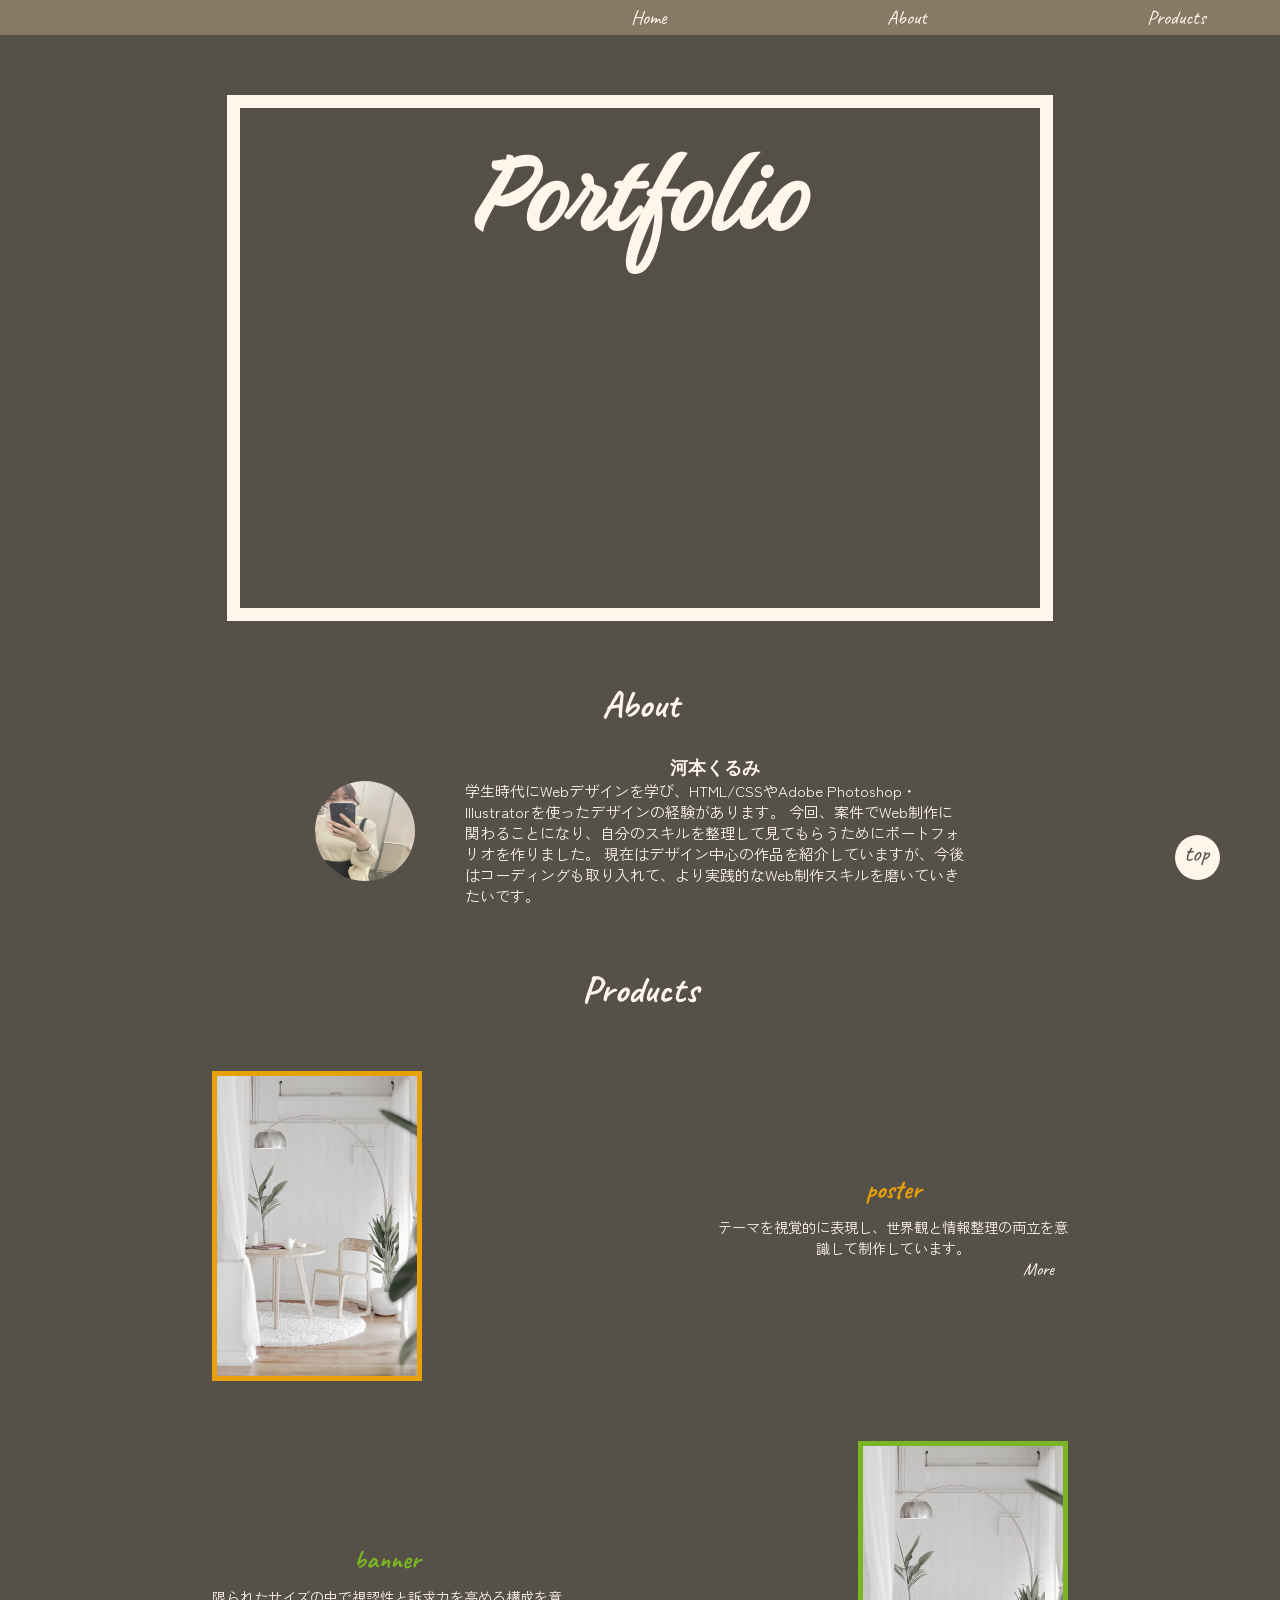
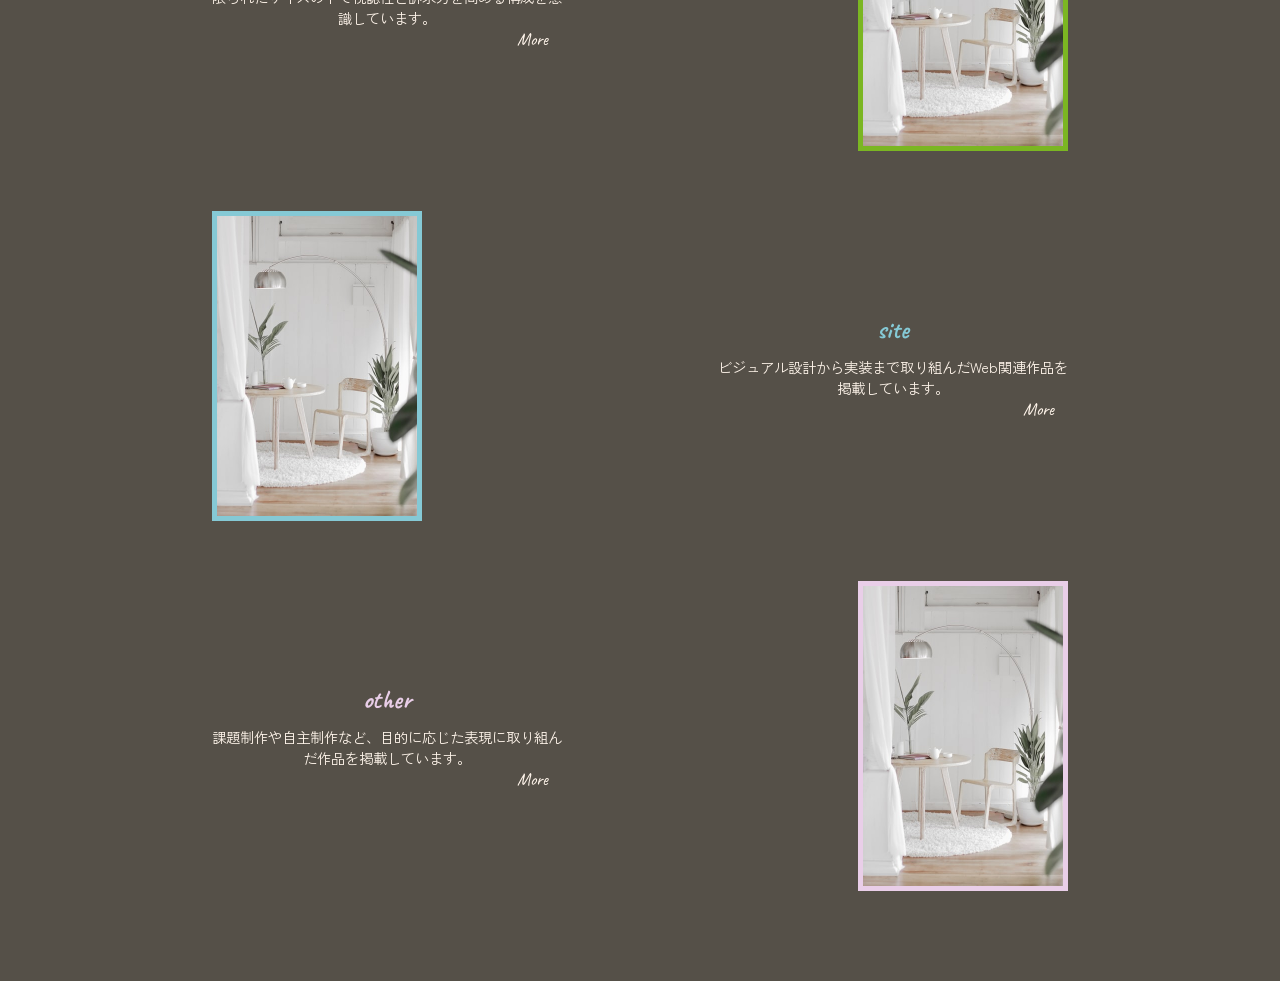
<file: index.html>
<!DOCTYPE html>
<html lang="ja">
<head>
    <meta charset="UTF-8">
    <meta name="viewport" content="width=device-width, initial-scale=1.0">
    <title>Document</title>
    <link rel="stylesheet" href="css/common.css">
    <link rel="stylesheet" href="css/style.css">
    <!-- font -->
    <link rel="preconnect" href="https://fonts.googleapis.com">
    <link rel="preconnect" href="https://fonts.gstatic.com" crossorigin>
    <link href="https://fonts.googleapis.com/css2?family=Birthstone&family=Caveat:wght@400..700&family=Zen+Kaku+Gothic+Antique&display=swap" rel="stylesheet">
</head>
<body>
    <!-- header -->
    <header>
        <div class="header">
           
            <div class="header_flex">
                <nav>
                    <ul>
                        <li>
                            <a href="#">Home</a> 
                        </li>
                        <li>
                            <a href="#about">About</a> 
                        </li>
                        <li>
                            <a href="#products">Products</a>
                        </li>
                    </ul>
                </nav>
            </div>
        </div>
    </header>

    <!-- main -->
     <main>
        <section>
            <div class="s1">
                <div class="container">
                    <div class="image src1"></div>
                    <div class="image src2"></div>
                    <div class="image src3"></div>
                    <div class="image src4"></div>
                    <div class="image src5"></div>
                </div>
                <div class="main_text">
                    <h2>Portfolio</h2>
                </div>
            </div>       
        </section>


        <section>
            <div class="s2 s_title">
                <h2 id="about">About</h2>
                <div class="about">
                    <img src="img/abot.JPG" alt="kawamoto">
                    <div class="about_text">
                        <h3>河本くるみ</h3>
                        <p>
                            学生時代にWebデザインを学び、HTML/CSSやAdobe Photoshop・Illustratorを使ったデザインの経験があります。
                            今回、案件でWeb制作に関わることになり、自分のスキルを整理して見てもらうためにポートフォリオを作りました。
                            現在はデザイン中心の作品を紹介していますが、今後はコーディングも取り入れて、より実践的なWeb制作スキルを磨いていきたいです。
                        </p>
                    </div>
                </div>

            </div>
        </section>
        <section>
            <div class="s3 s_title">
                <h2 id="products">Products</h2>
                <div class="products">
                    <div class="flex flex1">
                        <img src="img/main.jpg" alt="">
                        <div class="products_text">
                            <h3>poster</h3>
                            <p>
                                テーマを視覚的に表現し、世界観と情報整理の両立を意識して制作しています。
                            </p>
                            <div class="btn btn1">
                                <a href="poster.html">More</a>
                            </div>
                        </div>
                        
                    </div>
                    <div class="flex flex2 reverse">
                        <img src="img/main.jpg" alt="">
                        <div class="products_text">
                            <h3>banner</h3>
                            <p>
                                限られたサイズの中で視認性と訴求力を高める構成を意識しています。
                            </p>
                            <!-- 後でリンク入れなおす -->
                            <div class="btn btn2">
                                <a href="banner.html">More</a>
                            </div>
                        </div>
                    </div>
                    <div class="flex flex3">
                        <img src="img/main.jpg" alt="">
                        <div class="products_text">
                            <h3>site</h3>
                            <p>
                                ビジュアル設計から実装まで取り組んだWeb関連作品を掲載しています。
                            </p>
                            <!-- 後でリンク入れなおす -->
                            <div class="btn btn3">
                                <a href="site.html">More</a>
                            </div>
                        </div>
                    </div>
                    <div class="flex flex4 reverse">
                        <img src="img/main.jpg" alt="">
                        <div class="products_text">
                            <h3>other</h3>
                            <p>
                                課題制作や自主制作など、目的に応じた表現に取り組んだ作品を掲載しています。
                            </p>
                            <!-- 後でリンク入れなおす -->
                            <div class="btn btn4">
                                <a href="other.html">More</a>
                            </div>
                        </div>
                    </div>
                </div>
            </div>
        </section>
        <!--  -->
        <div class="btn_top">
            <a href="#">top</a>
        </div>
     </main>

     <!-- footer -->
     <footer>

     </footer>
</body>
</html>
</file>
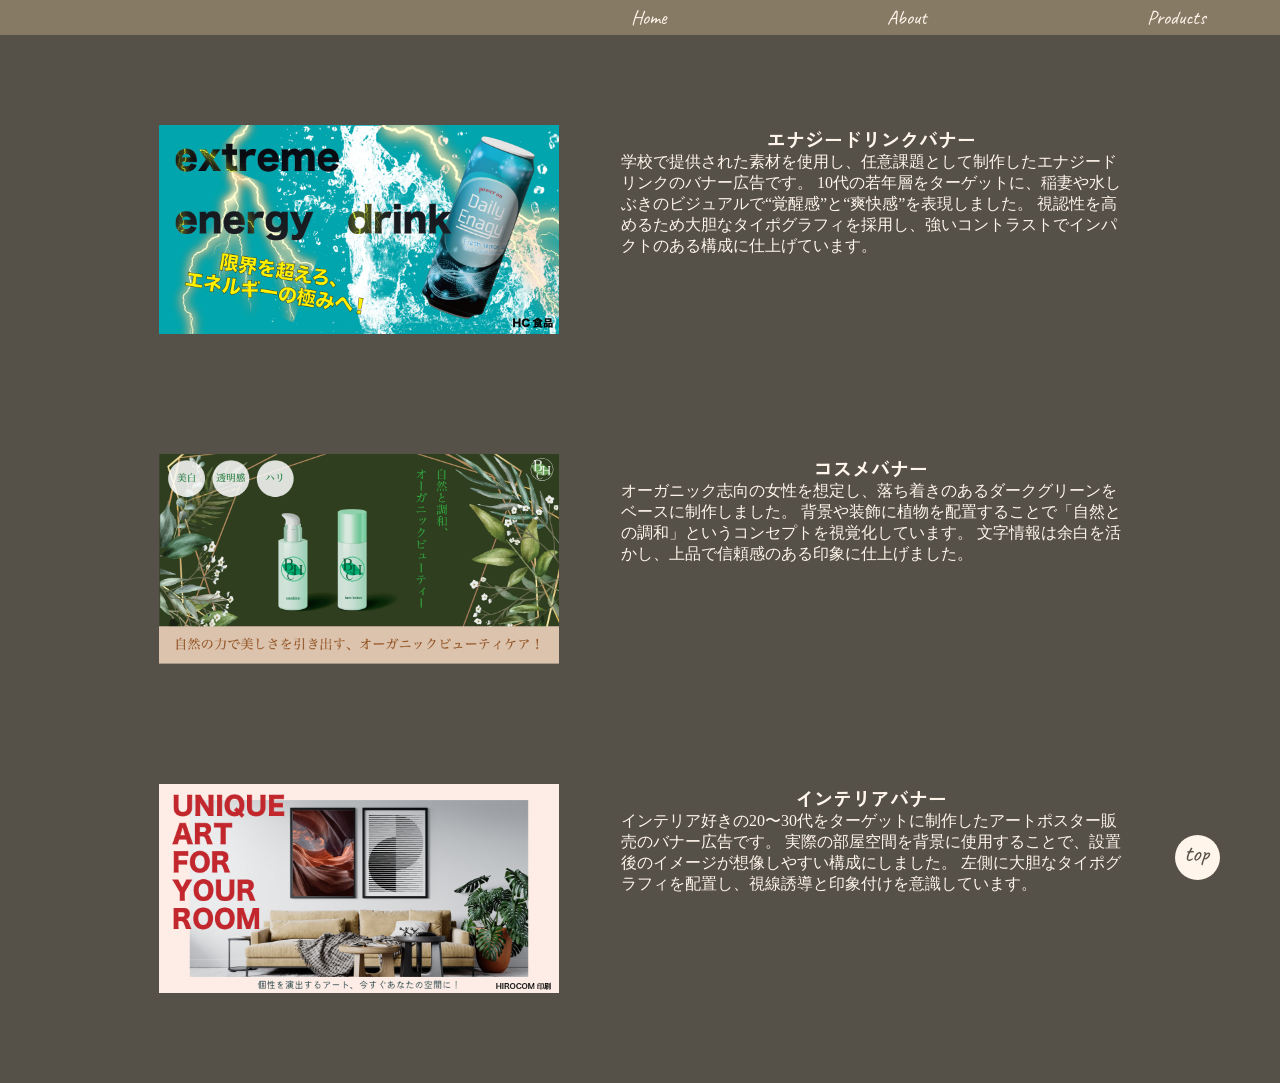
<file: banner.html>
<!DOCTYPE html>
<html lang="ja">
<head>
    <meta charset="UTF-8">
    <meta name="viewport" content="width=device-width, initial-scale=1.0">
    <title>poster</title>
    <link rel="stylesheet" href="css/common.css">
    <link rel="stylesheet" href="css/products.css">
    <!-- font -->
    <link rel="preconnect" href="https://fonts.googleapis.com">
    <link rel="preconnect" href="https://fonts.gstatic.com" crossorigin>
    <link href="https://fonts.googleapis.com/css2?family=Birthstone&family=Caveat:wght@400..700&family=Zen+Kaku+Gothic+Antique&display=swap" rel="stylesheet">
</head>

<body>
    <!-- header -->
    <header>
        <div class="header">
            <div class="header_flex">
                <nav>
                    <ul>
                        <li>
                            <a href="index.html">Home</a> 
                        </li>
                        <li>
                            <a href="index.html#about">About</a> 
                        </li>
                        <li>
                            <a href="index.html#products">Products</a>
                        </li>
                    </ul>
                </nav>
            </div>
        </div>
    </header>

    <main>
        <section>
            <div class="flex products">
                <img src="img/banner/エナドレバナー.png" alt="">
                <div class="poster_text">
                    <h3>エナジードリンクバナー</h3>
                    学校で提供された素材を使用し、任意課題として制作したエナジードリンクのバナー広告です。
                    10代の若年層をターゲットに、稲妻や水しぶきのビジュアルで“覚醒感”と“爽快感”を表現しました。
                    視認性を高めるため大胆なタイポグラフィを採用し、強いコントラストでインパクトのある構成に仕上げています。
                </div>    
            </div>           
        </section>

        <section>
            <div class="flex products">
                <img src="img/banner/化粧品バナー.png" alt="">
                <div class="poster_text">
                    <h3>コスメバナー</h3>
                    オーガニック志向の女性を想定し、落ち着きのあるダークグリーンをベースに制作しました。
                    背景や装飾に植物を配置することで「自然との調和」というコンセプトを視覚化しています。
                    文字情報は余白を活かし、上品で信頼感のある印象に仕上げました。
                </div>    
            </div>           
        </section>

        <section>
            <div class="flex products">
                <img src="img/banner/家具のバナー.png" alt="">
                <div class="poster_text">
                    <h3>インテリアバナー</h3>
                    インテリア好きの20〜30代をターゲットに制作したアートポスター販売のバナー広告です。
                    実際の部屋空間を背景に使用することで、設置後のイメージが想像しやすい構成にしました。
                    左側に大胆なタイポグラフィを配置し、視線誘導と印象付けを意識しています。
                </div>    
            </div>           
        </section>
    </main>

    <footer>
        <div class="btn_top">
                <a href="#">top</a>
        </div>
    </footer>

</body>
</html>
</file>
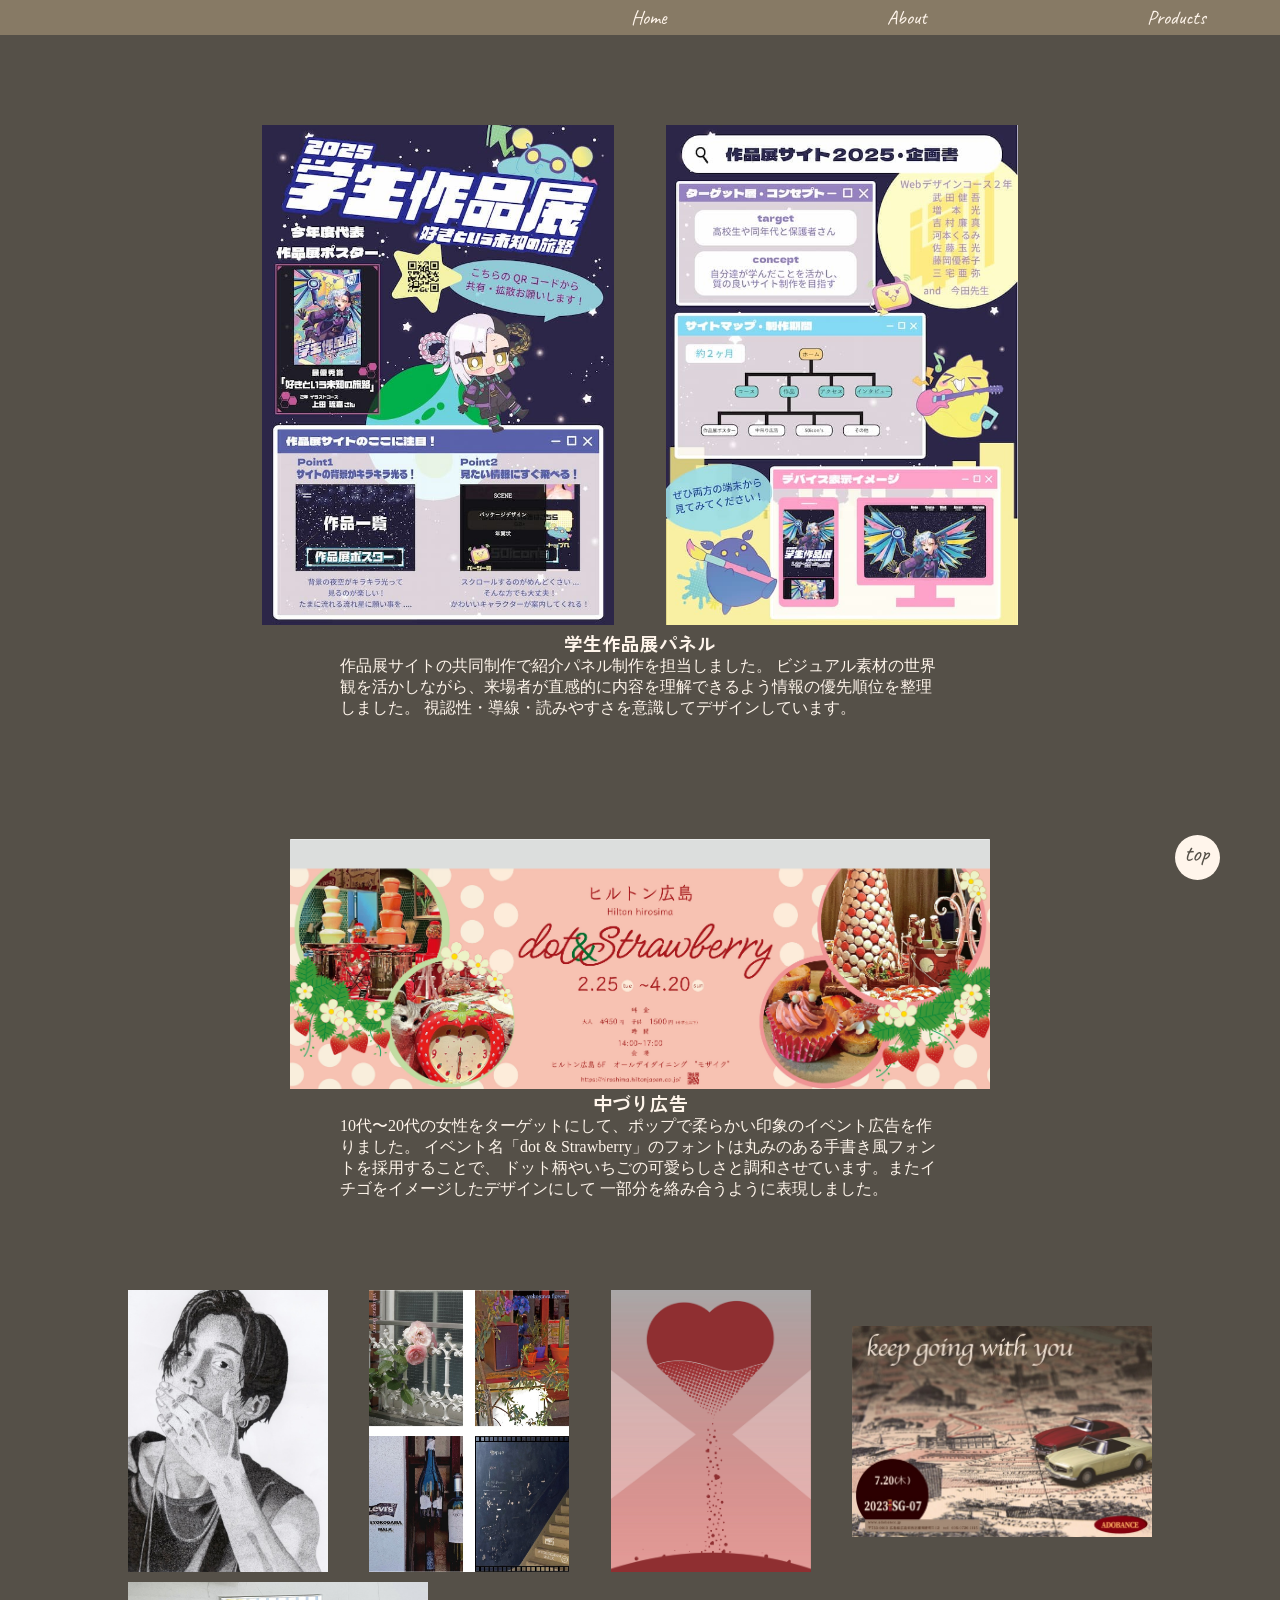
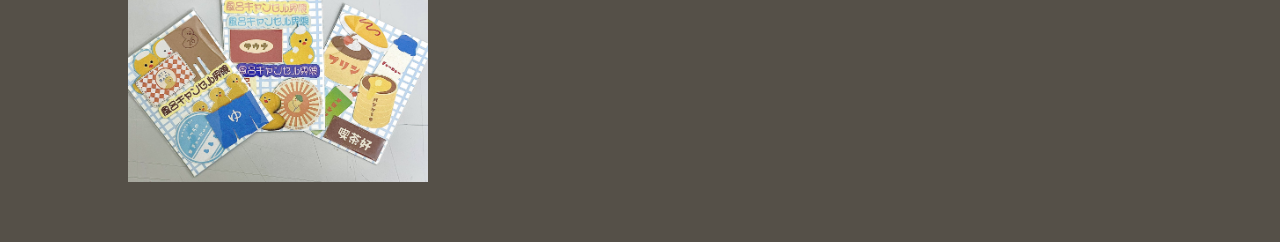
<file: other.html>
<!DOCTYPE html>
<html lang="ja">
<head>
    <meta charset="UTF-8">
    <meta name="viewport" content="width=device-width, initial-scale=1.0">
    <title>poster</title>
    <link rel="stylesheet" href="css/common.css">
    <link rel="stylesheet" href="css/products.css">
    <!-- font -->
    <link rel="preconnect" href="https://fonts.googleapis.com">
    <link rel="preconnect" href="https://fonts.gstatic.com" crossorigin>
    <link href="https://fonts.googleapis.com/css2?family=Birthstone&family=Caveat:wght@400..700&family=Zen+Kaku+Gothic+Antique&display=swap" rel="stylesheet">
</head>

<body>
    <!-- header -->
    <header>
        <div class="header">
            <div class="header_flex">
                <nav>
                    <ul>
                        <li>
                            <a href="index.html">Home</a> 
                        </li>
                        <li>
                            <a href="index.html#about">About</a> 
                        </li>
                        <li>
                            <a href="index.html#products">Products</a>
                        </li>
                    </ul>
                </nav>
            </div>
        </div>
    </header>

    <main>
        
        <section>
            <div class="flex img2">
                <div class="img">
                    <img src="img/other/paneru/paneru1.jpg" alt="パネル">
                    <img src="img/other/paneru/paneru2.jpg" alt="パネル">
                </div>
                <div class="other_text">
                    <h3>学生作品展パネル</h3>
                    作品展サイトの共同制作で紹介パネル制作を担当しました。
                    ビジュアル素材の世界観を活かしながら、来場者が直感的に内容を理解できるよう情報の優先順位を整理しました。
                    視認性・導線・読みやすさを意識してデザインしています。
                </div>    
            </div>           
        </section>
        <section>
            <div class="flex img1">
                <img src="img/other/中吊り広告_河本.jpg" alt="中吊り">
                <div class="other_text">
                    <h3>中づり広告</h3>
                    10代〜20代の女性をターゲットにして、ポップで柔らかい印象のイベント広告を作りました。
                    イベント名「dot & Strawberry」のフォントは丸みのある手書き風フォントを採用することで、
                    ドット柄やいちごの可愛らしさと調和させています。またイチゴをイメージしたデザインにして
                    一部分を絡み合うように表現しました。 
                </div>    
            </div>           
        </section> 
        <section>
            <div class="img3">
                <img src="img/other/点描.jpg" alt="" class="other1">
                <img src="img/other/横川.jpg" alt="" class="other1">
                <img src="img/other/構成学.jpg" alt="" class="other1">
                <img src="img/other/車広告.jpg" alt="" class="other3">
                <img src="img/other/IMG_3635.jpg" alt="" class="other3">
            </div>
        </section>     
    </main>

    <footer>
        <div class="btn_top">
                <a href="#">top</a>
        </div>
    </footer>

</body>
</html>
</file>
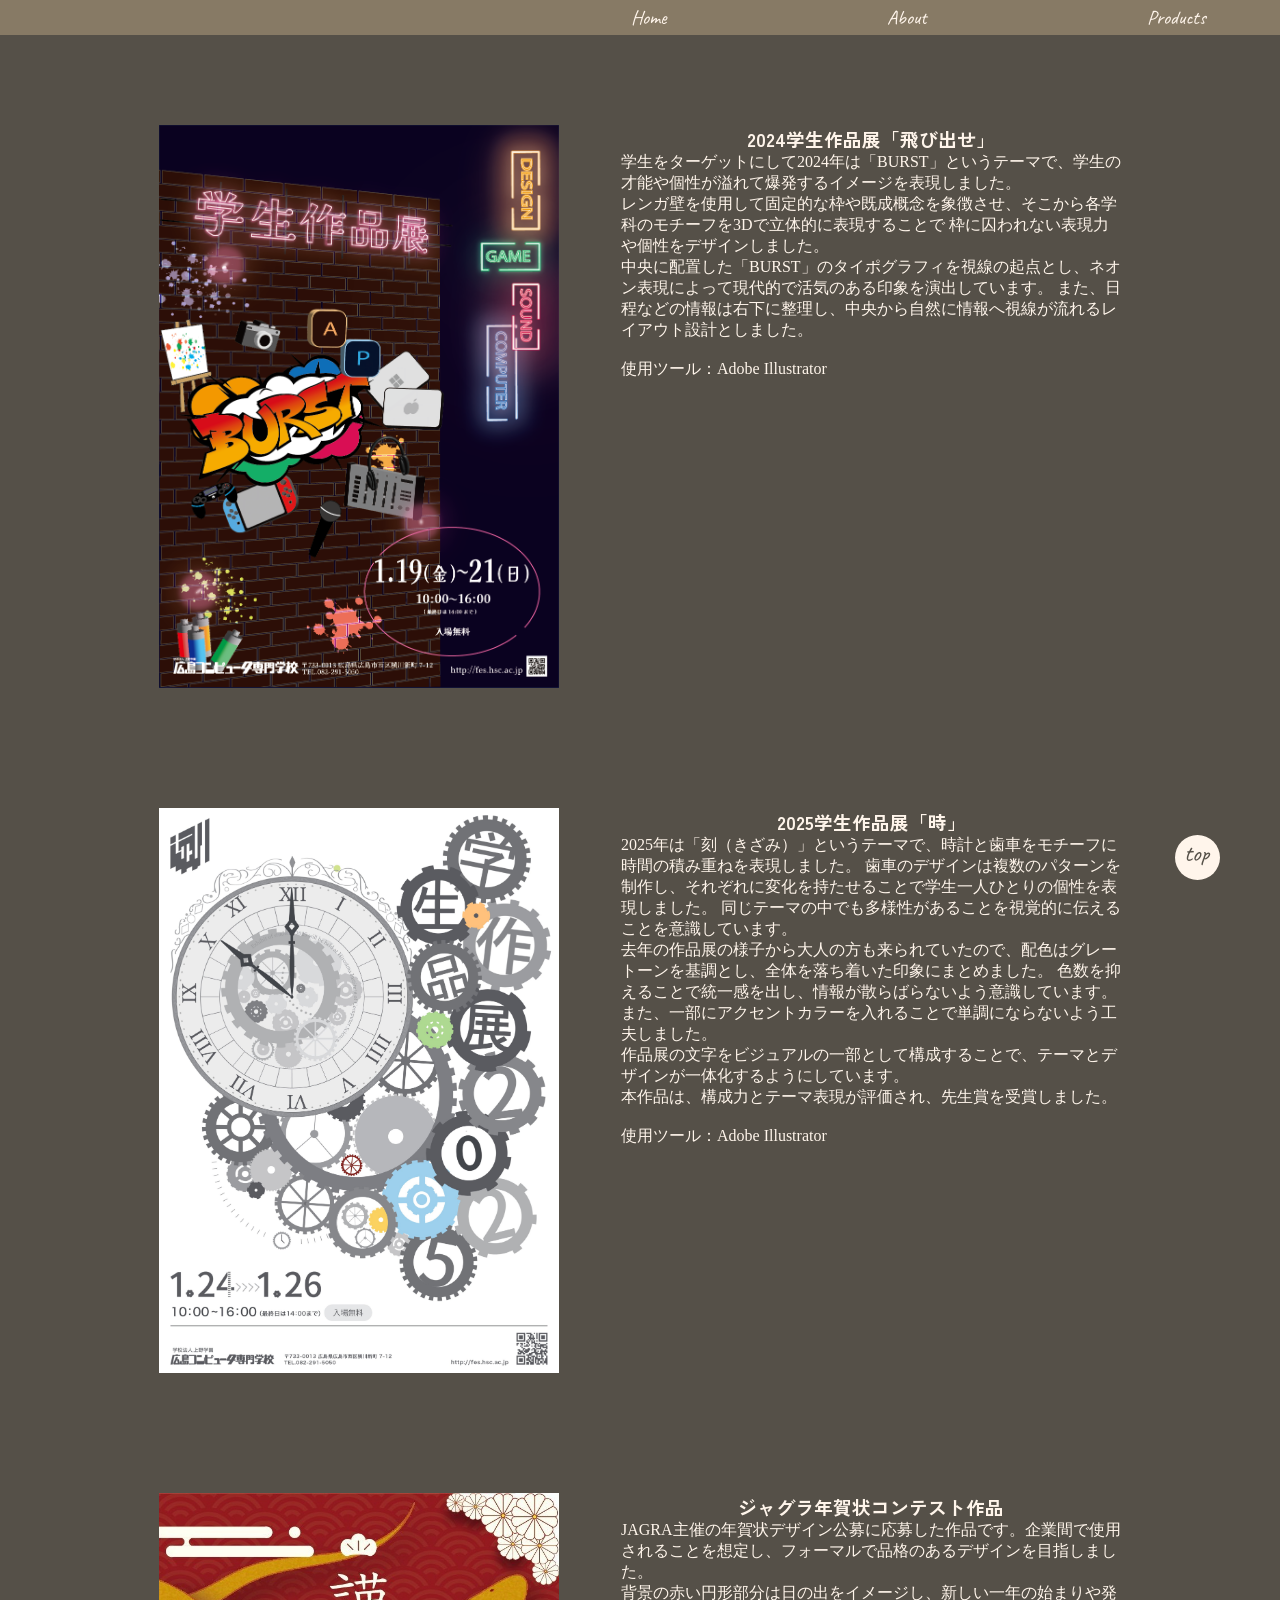
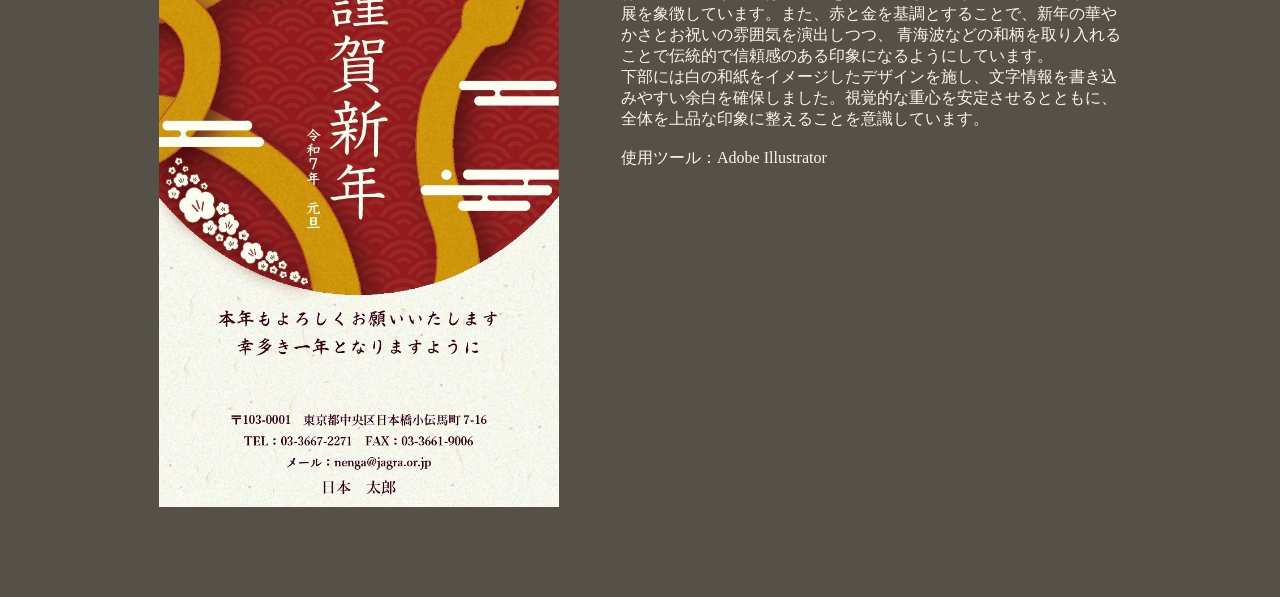
<file: poster.html>
<!DOCTYPE html>
<html lang="ja">
<head>
    <meta charset="UTF-8">
    <meta name="viewport" content="width=device-width, initial-scale=1.0">
    <title>poster</title>
    <link rel="stylesheet" href="css/common.css">
    <link rel="stylesheet" href="css/products.css">
    <!-- font -->
    <link rel="preconnect" href="https://fonts.googleapis.com">
    <link rel="preconnect" href="https://fonts.gstatic.com" crossorigin>
    <link href="https://fonts.googleapis.com/css2?family=Birthstone&family=Caveat:wght@400..700&family=Zen+Kaku+Gothic+Antique&display=swap" rel="stylesheet">

</head>
<body>
    <!-- header -->
    <header>
        <div class="header">
            <div class="header_flex">
                <nav>
                    <ul>
                        <li>
                            <a href="index.html">Home</a> 
                        </li>
                        <li>
                            <a href="index.html#about">About</a> 
                        </li>
                        <li>
                            <a href="index.html#products">Products</a>
                        </li>
                    </ul>
                </nav>
            </div>
        </div>
    </header>

    <!--main-->
    <main>
        <section>
            <div class="flex">
                <img src="img/poster/学生作品展.png" alt="">
                <div class="poster_text">
                    <h3>2024学生作品展「飛び出せ」</h3>
                    学生をターゲットにして2024年は「BURST」というテーマで、学生の才能や個性が溢れて爆発するイメージを表現しました。<br>
                    レンガ壁を使用して固定的な枠や既成概念を象徴させ、そこから各学科のモチーフを3Dで立体的に表現することで
                    枠に囚われない表現力や個性をデザインしました。<br>
                    中央に配置した「BURST」のタイポグラフィを視線の起点とし、ネオン表現によって現代的で活気のある印象を演出しています。
                    また、日程などの情報は右下に整理し、中央から自然に情報へ視線が流れるレイアウト設計としました。<br><br>
                    使用ツール：Adobe Illustrator
                </div>
            </div>
        </section>

        <section>
            <div class="flex">
                <img src="img/poster/2025作品展.jpg" alt="">
                <div class="poster_text">
                    <h3>2025学生作品展「時」</h3>
                    2025年は「刻（きざみ）」というテーマで、時計と歯車をモチーフに時間の積み重ねを表現しました。
                    歯車のデザインは複数のパターンを制作し、それぞれに変化を持たせることで学生一人ひとりの個性を表現しました。
                    同じテーマの中でも多様性があることを視覚的に伝えることを意識しています。<br>
                    去年の作品展の様子から大人の方も来られていたので、配色はグレートーンを基調とし、全体を落ち着いた印象にまとめました。
                    色数を抑えることで統一感を出し、情報が散らばらないよう意識しています。また、一部にアクセントカラーを入れることで単調にならないよう工夫しました。<br>
                    作品展の文字をビジュアルの一部として構成することで、テーマとデザインが一体化するようにしています。<br>
                    本作品は、構成力とテーマ表現が評価され、先生賞を受賞しました。
                    <br><br>
                    使用ツール：Adobe Illustrator
                </div>
            </div>           
        </section>

        <section>
            <div class="flex">
                <img src="img/poster/年賀状.jpg" alt="">
                <div class="poster_text">
                    <h3>ジャグラ年賀状コンテスト作品</h3>
                    JAGRA主催の年賀状デザイン公募に応募した作品です。企業間で使用されることを想定し、フォーマルで品格のあるデザインを目指しました。<br>
                    背景の赤い円形部分は日の出をイメージし、新しい一年の始まりや発展を象徴しています。また、赤と金を基調とすることで、新年の華やかさとお祝いの雰囲気を演出しつつ、
                    青海波などの和柄を取り入れることで伝統的で信頼感のある印象になるようにしています。<br>
                    下部には白の和紙をイメージしたデザインを施し、文字情報を書き込みやすい余白を確保しました。視覚的な重心を安定させるとともに、全体を上品な印象に整えることを意識しています。<br><br>
                    使用ツール：Adobe Illustrator
                </div>    
            </div>           
        </section>
    </main>
    <footer>
        <div class="btn_top">
                <a href="#">top</a>
        </div>
    </footer>
</body>
</html>
</file>
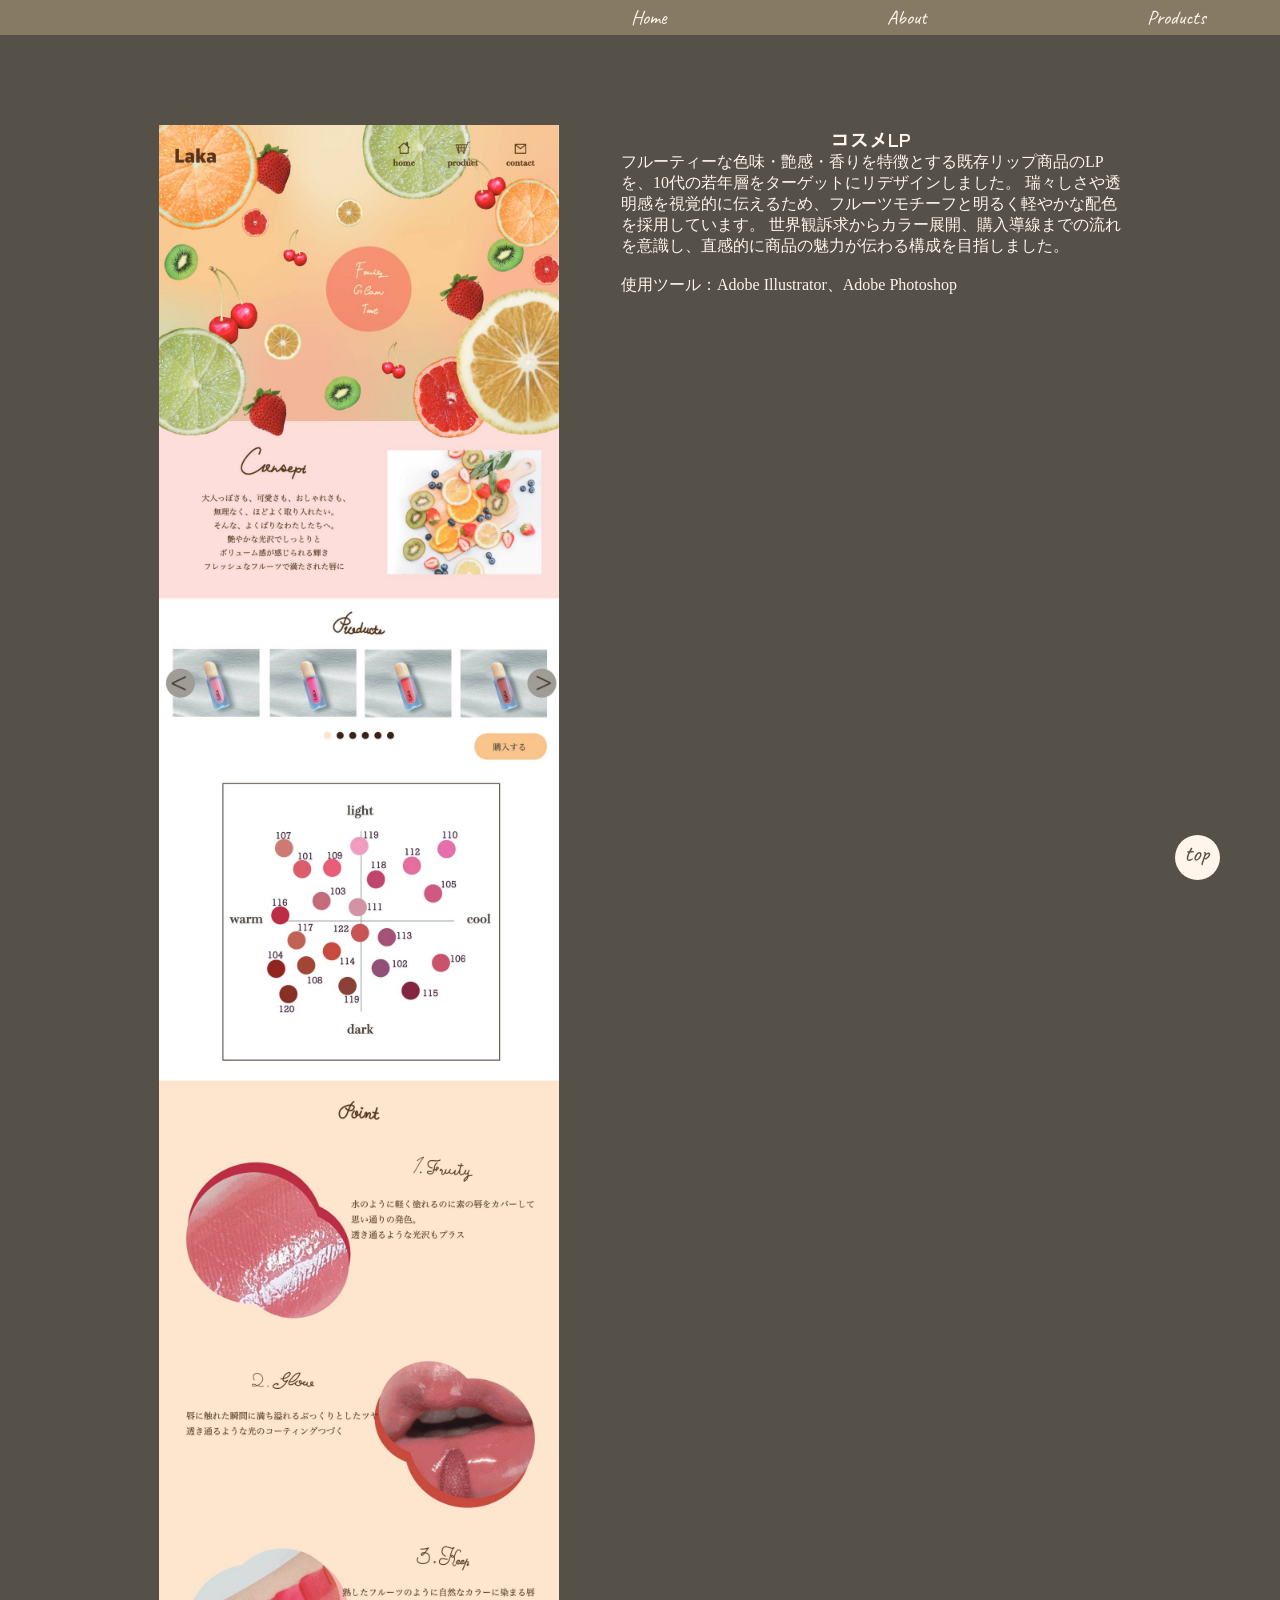
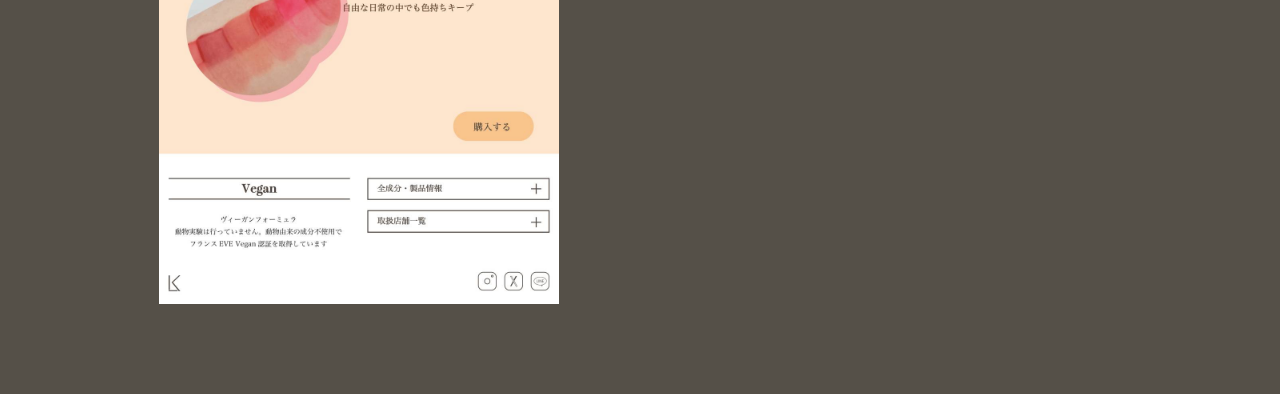
<file: site.html>
<!DOCTYPE html>
<html lang="ja">
<head>
    <meta charset="UTF-8">
    <meta name="viewport" content="width=device-width, initial-scale=1.0">
    <title>poster</title>
    <link rel="stylesheet" href="css/common.css">
    <link rel="stylesheet" href="css/products.css">
    <!-- font -->
    <link rel="preconnect" href="https://fonts.googleapis.com">
    <link rel="preconnect" href="https://fonts.gstatic.com" crossorigin>
    <link href="https://fonts.googleapis.com/css2?family=Birthstone&family=Caveat:wght@400..700&family=Zen+Kaku+Gothic+Antique&display=swap" rel="stylesheet">
</head>

<body>
    <!-- header -->
    <header>
        <div class="header">
            <div class="header_flex">
                <nav>
                    <ul>
                        <li>
                            <a href="index.html">Home</a> 
                        </li>
                        <li>
                            <a href="index.html#about">About</a> 
                        </li>
                        <li>
                            <a href="index.html#products">Products</a>
                        </li>
                    </ul>
                </nav>
            </div>
        </div>
    </header>

    <main>
        <section>
            <div class="flex products">
                <img src="img/LP_img/商品紹介LP.jpg" alt="LP_img">
                <div class="poster_text">
                    <h3>コスメLP</h3>
                    フルーティーな色味・艶感・香りを特徴とする既存リップ商品のLPを、10代の若年層をターゲットにリデザインしました。
                    瑞々しさや透明感を視覚的に伝えるため、フルーツモチーフと明るく軽やかな配色を採用しています。
                    世界観訴求からカラー展開、購入導線までの流れを意識し、直感的に商品の魅力が伝わる構成を目指しました。<br><br>
                    使用ツール：Adobe Illustrator、Adobe Photoshop
                </div>    
            </div>           
        </section>       
    </main>

    <footer>
        <div class="btn_top">
                <a href="#">top</a>
        </div>
    </footer>

</body>
</html>
</file>
<file: css/common.css>
@charset "utf-8";
@charset "utf-8";

*{
    padding: 0;
    margin: 0;
    list-style-type: none;
    text-decoration: none;
    color: var(--color2);
}

/* 変数 */
:root{
    --color1:#555048;
    --color2:#fff5eb;
    --color3:#e7a005;
    --color4:#7bb622;
    --color5:#85c9d5;
    --color6:#e9cee8;
    --size:800px;
    --size2:300px;
    --size3:500px;
    --font1:"Caveat", cursive;
    --font2:"Birthstone", cursive;
    --font3:"Zen Kaku Gothic Antique", sans-serif;
    --animation1: scale-in-center 2s;
}
/*背景色（仮）*/
body{
    background-color: var(--color1);
}
a{
    font-family: var(--font1);
}
a:hover{
    color: var(--color3);
}

h1,h2,h3{
    font-family: var(--font1);
    text-align: center;
}
p{
    font-family: var(--font3);
}
/* header */
header{
    position: sticky;
    top: 0;
    z-index: 100;
    background-color: #877a65;
}
.header{
    width: 90%;
    display: block;
    margin: 0 auto;
    padding: 5px 0;
    /* background-color: #7bb622; */
}
nav ul{    
    display: flex;
    justify-content: end;
}
nav li{
    flex-shrink: 0;
}
nav a{
    font-size: 20px;
    margin-left: 200px;
    padding: 3px 10px;
}
nav a:hover {
    border-radius: 30px;
}

@media screen and  (max-width:820px){
    nav ul{
        justify-content: space-around;
        
    }
    nav a{
        margin-left: 10px;
        padding: 0;
    }
}
/* main */
section{
    width: 90vw;
    display: block;
    margin: 60px auto;
}

/* btn_top */
.btn_top {
    width: 45px;
    height: 45px;
    border-radius: 100%;
    background-color: var(--color2);
    text-align: center;
    align-items: center;
    position: fixed;
    right: 60px;
    bottom: 20px;
}
.btn_top a{
        color: var(--color1);
        font-size: 24px;
        display: block;
        margin-top: 3px;
        margin-right: 2px;
}
@media screen and (max-width:820px) {
    .btn_top {
    right: 20px;
}
}

.flex{
    display: flex;
    justify-content: space-around;
    flex-wrap: wrap;
    align-items: center;
    padding: 30px 0;
}
</file>
<file: css/style.css>
/* main */

/* animation_title */
.s1{     
    width: var(--size);
    height: var(--size3);
    background-size: cover;
    background-repeat: no-repeat;
    margin: 0 auto;
    display: block;
    border: #fff5eb solid 13px;
    animation: fadeIn 1s ease-out forwards;
}
@keyframes fadeIn {
  from { opacity: 0; }
  to { opacity: 1; }
}
/* animation_title */

/* animation_main_img */
.image{
    position: absolute;
    width: var(--size);
    height: var(--size3);
    background-size: cover;
    background-repeat: no-repeat;
    background-position: center center;
    opacity: 0;
    animation: image-switch-animation 22s infinite;
}
.src1{
    background-image: url(../img/img3.jpg);
    background-color: #d6c1ac;
    background-blend-mode: multiply;
}
.src2{
    background-image: url(../img/img2.jpg);
    background-color: #d6c1ac;
    background-blend-mode: multiply;
}
.src3{
    background-image: url(../img/img1.jpg);
    background-color: #d6c1ac;
    background-blend-mode: multiply;
}
@keyframes image-switch-animation {
    0%{ opacity: 0;}
    20%{ opacity: 1;}
    36%{ opacity: 1;}
    45%{ opacity: 0;}
    100%{ opacity: 0;}
}
.image:nth-of-type(1) {
  animation-delay: 0s;
}
.image:nth-of-type(2) {
  animation-delay: 6s;
}
.image:nth-of-type(3) {
  animation-delay: 12s;
}
/* animation_main_img */

/* main_img */
.main_text{
    text-align: center;
    letter-spacing: 3px; 
    text-shadow: 3px 2px 10px var(--color1);
    position: relative;
    z-index: 99;
}
.main_text h2{
    font-size: clamp(60px,10vw,150px);
    font-family: var(--font2);
}
.main_text p{
    font-size: 30px;
} 

@media screen and (max-width:820px){
    .s1{
        width: 500px;
        height: var(--size2);
        border: #fff5eb solid 8px;
    }
    .image{
        width: 500px;
        height: var(--size2);
    }
    .main_text p{
        overflow-wrap: break-word;
        font-size: 20px;
    }
}
@media screen and (max-width:480px){
    .s1{
        width: var(--size2);
        height: var(--size2);
        width: 300px;
        height: 300px;
        border: #fff5eb solid 8px;
    }
    .image{
        width: var(--size2);
        height: var(--size2);
        
    }
}
/* main_img */

/* about */
section h2{
    padding-bottom: 28px;
    font-size: 38px;
}
.about img{
    width: 100px;
    height: 100px;
    border-radius: 100%;
    object-fit: fill;
    
}
.about{
    display: flex;
    justify-content: center;
    flex-wrap: wrap;
    align-items: center;
}


/* 
後で.aboutレスポンシブデザインつくる 
*/

.about_text{
    width: 500px;  
    margin-left: 50px;
    font-size:  15px; 
    text-align: left;
}
/* .about_text h3{
    text-align: left;
} */

@media  screen and (max-width:820px) {
    .about_text{
        font-size: 15px;
        text-align: center;
        padding-top: 15px;
    }
    .about_text h3{
        text-align: center;
    }
}
@media screen and (max-width:480px){
    .about_text{
        margin-left: 0;
    }
}

/* products */
.s3 h3{
    font-size: 26px;
    padding-bottom: 10px;
}

.reverse{
    flex-direction: row-reverse;
}
.flex img{
    width: 200px;
}
.flex1 img{
    border:solid var(--color3) 5px;
}
.flex1 h3, .btn1 a:hover{
    color: var(--color3);
}

.flex2 img{
    border:solid var(--color4) 5px;
}
.flex2 h3, .btn2 a:hover{
    color: var(--color4);
}

.flex3 img{
    border:solid var(--color5) 5px;
}
.flex3 h3, .btn3 a:hover{
    color: var(--color5);
}

.flex4 img{
    border:solid  var(--color6) 5px;
}
.flex4 h3 , .btn4 a:hover{
    color: var(--color6);
}
.flex .products_text p{
    width: 350px;
    font-size: 0.9rem;
    text-align: center;
}

@media screen and (max-width:820px) {
    .flex img{
    width: var(--size2);
    height: 360px;
    object-fit: cover;
}
}
/* btn */
.btn{
    width: 60px;
    height: auto;
    font-size: 18px;
    display: block;
    margin: 0 0 0 auto;
    text-align: center;
}
</file>
<file: css/products.css>
@charset "utf-8";
section{
    width: 80vw;
}
main h3{
    font-family: var(--font3);
}
section img{
    width: 400px;
    height: auto;
}
/* poster */
.poster_text{
    width:500px;
    
}

@media screen and (max-width:480px){
    section img{
        width: 300px;
    }
}
/* site */
.products img{
    width: 400px; 
    object-fit: contain;
}
.flex{
    display: flex;
    align-items: normal;
}
@media screen and (max-width:480px){
    .products img{
        width: 300px;
    }
}

/* other */
.img1 img{  
    width: 700px;
}
.img2 img{
    width: 400px;
    height: 500px;
    object-fit: contain;
}
.other_text{
    width: 600px;
}

.other1{
    width: 200px;
}
.img3{
    display: flex;
    justify-content: space-between;
    flex-wrap: wrap;
    gap: 10px;
}
.other3{
    width: 300px;
    height: auto;
    object-fit: contain;
}

@media screen and (max-width:480px){
    .img1 img{
        width: 300px;
    }
    .other3{
        width: 300px;
    }
    .other1{
        width: 300px;
    }
    .img img{
        width: 300px;
        height: auto;
    }
}
</file>
